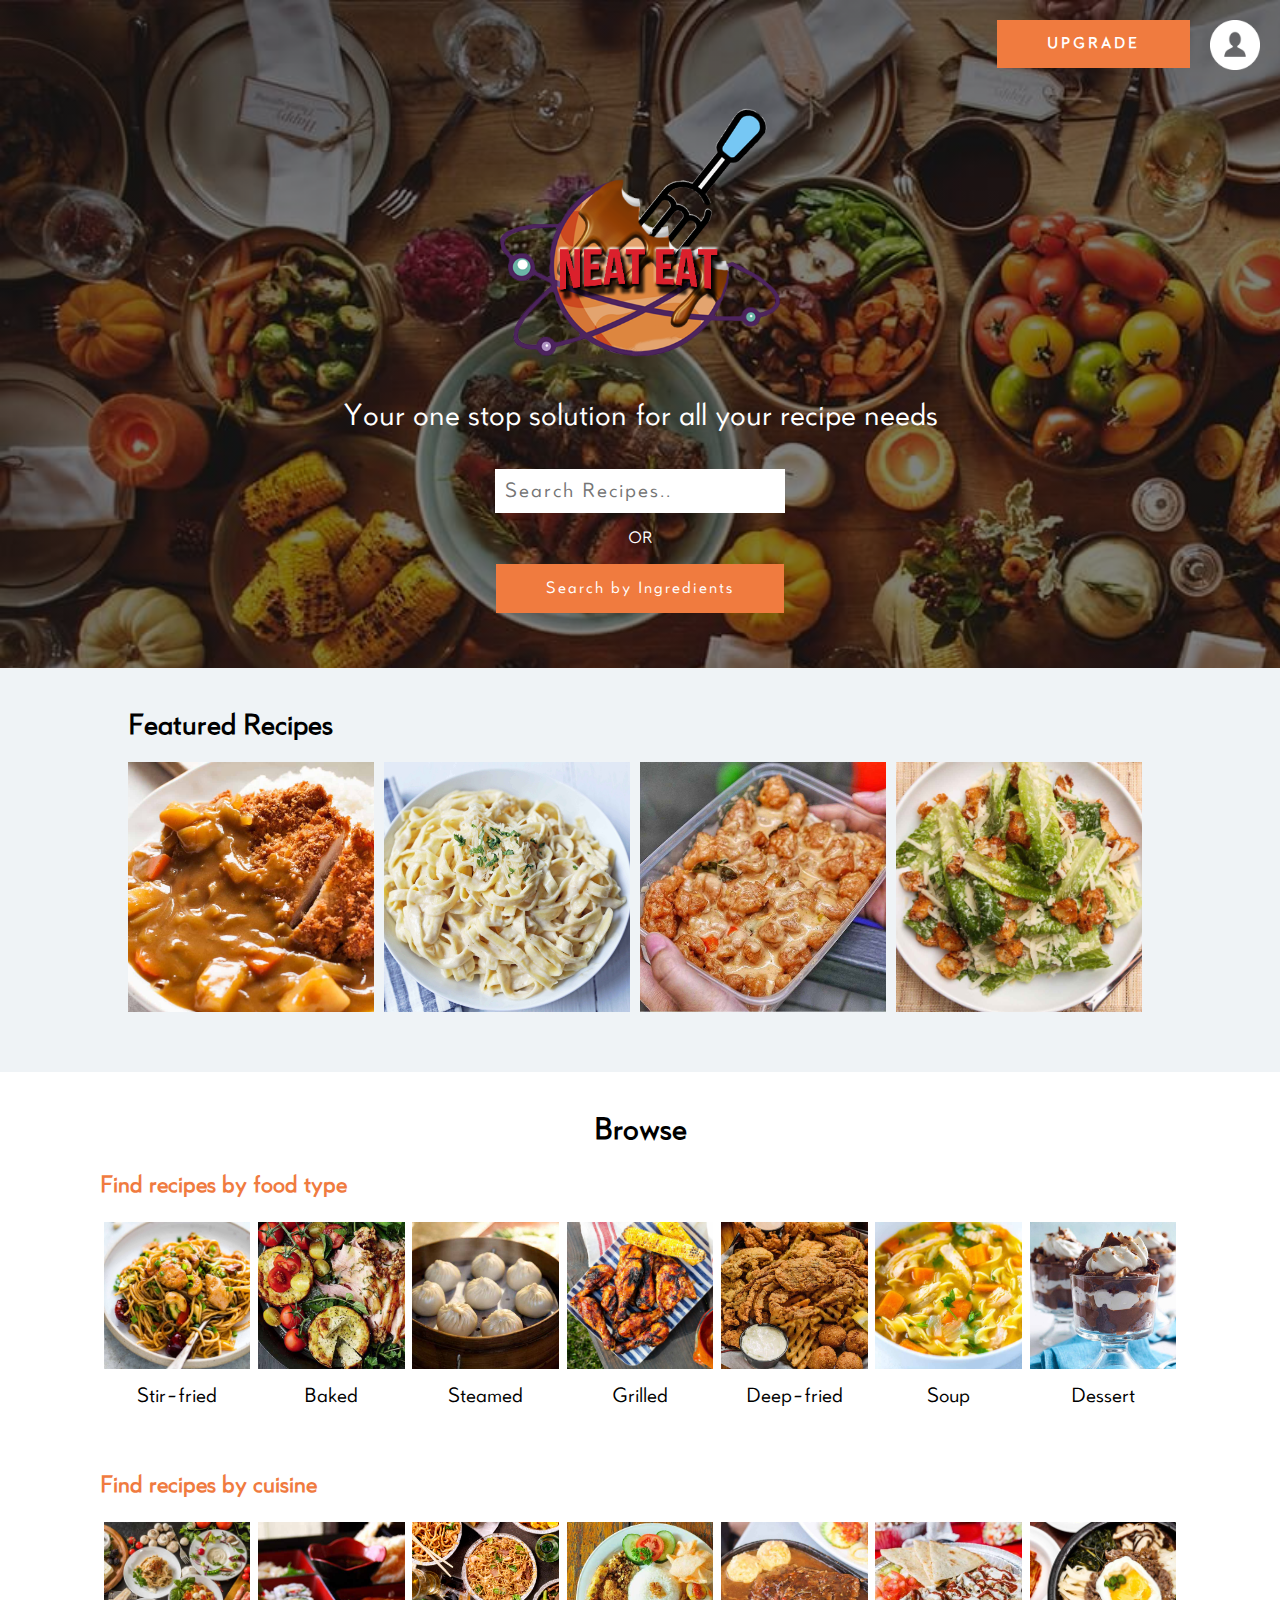
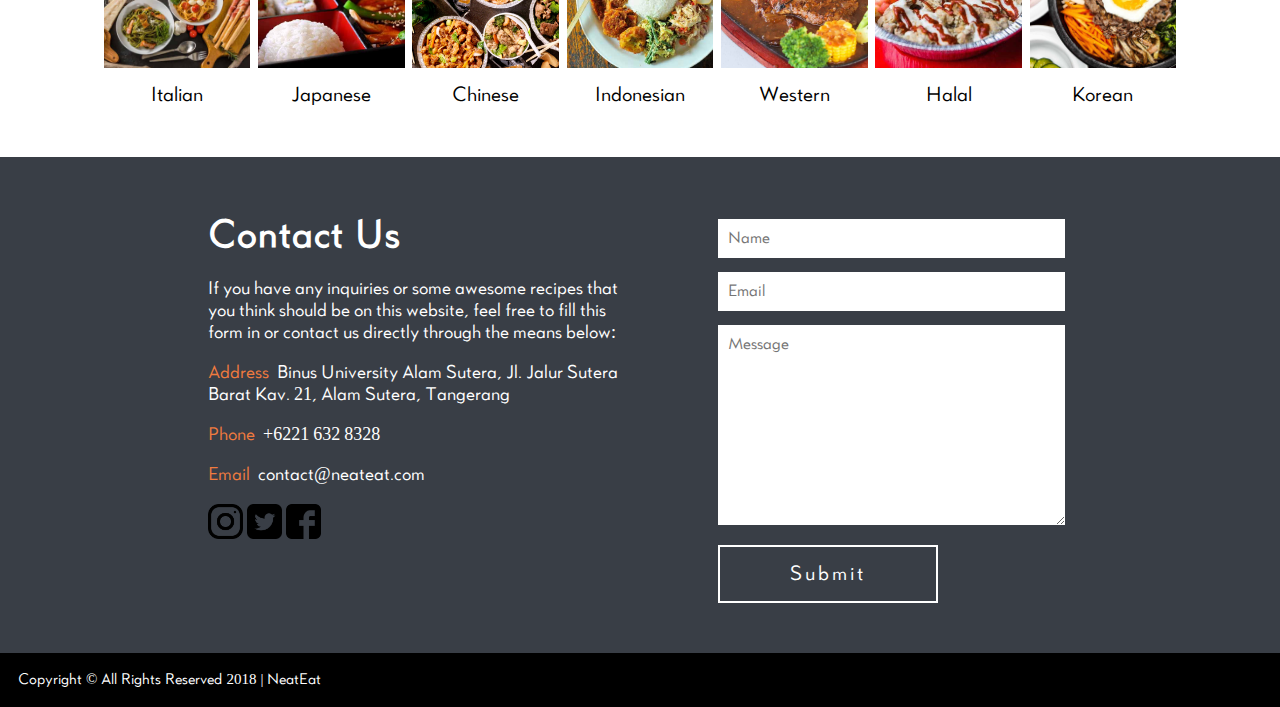
<file: index.html>
<!DOCTYPE html>
<html lang="en">
<head>
    <meta charset="UTF-8">
    <meta name="viewport" content="width=device-width, initial-scale=1.0">
    <meta http-equiv="X-UA-Compatible" content="ie=edge">
    <title>NeatEat | Your one stop solution for all your recipe needs</title>
    <link rel="stylesheet" type="text/css" href="style/style.css">
    <link rel="icon" href="images/logo/neateat-logo-ico.ico" type="image/x-icon">
</head>
<body>
    <div id="index">
        <div class="header-container">
            <div class="header-content">
                <div class="header-user">
                    <a href="premium-account.html"><button>UPGRADE</button></a>
                    <span>&nbsp;&nbsp;&nbsp;</span>
                    <a href="premium-account.html"><img src="images/user-white.png" alt="User Icon"></a>
                </div>
                <div class="header-text">
                    <a href="index.html"><img src="images/logo/neateat-logo-final.png" alt="NeatEat Logo"></a>
                    <h3>Your one stop solution for all your recipe needs</h3>
                    <input type="text" placeholder="Search Recipes..">
                    <p>OR</p>
                    <a href="search-ingredients.html"><button>Search by Ingredients</button></a>
                </div>
            </div>
        </div>
        <div class="featured-recipes-container">
            <div class="featured-recipes-content">
                <h2>Featured Recipes</h2>
                <div class="featured-recipe-flex-container">
                    <div class="featured-recipe-flex">
                        <a href="recipe-details.html">
                            <div class="featured-recipe-1"><p>Japanese Chicken Curry Rice</p></div>
                        </a>
                    </div>
                    <div class="featured-recipe-flex">
                        <a href="recipe-details.html">
                            <div class="featured-recipe-2"><p>Fettuccine Alfredo</p></div>
                        </a>
                    </div>
                    <div class="featured-recipe-flex">
                        <a href="recipe-details.html">
                            <div class="featured-recipe-3"><p>Salted Egg Chicken</p></div>
                        </a>
                    </div>
                    <div class="featured-recipe-flex">
                        <a href="recipe-details.html">
                            <div class="featured-recipe-4"><p>Caesar Salad</p></div>
                        </a>
                    </div>
                </div>
            </div>
        </div>
        <div class="browse-container">
            <h2>Browse</h2>
            <div class="list-container">
                <h3>Find recipes by food type</h3>
                <div class="list-flex-container">
                    <div class="list-flex">
                        <a href="recipes-type.html">
                            <img src="images/types/stirfried-square.jpg" alt="Stir-fried">
                            <p>Stir-fried</p>
                        </a>
                    </div>
                    <div class="list-flex">
                        <a href="recipes-type.html">
                            <img src="images/types/baked-square.jpg" alt="Baked">
                            <p>Baked</p>
                        </a>
                    </div>
                    <div class="list-flex">
                        <a href="recipes-type.html">
                            <img src="images/types/steamed-square.jpg" alt="Steamed">
                            <p>Steamed</p>
                        </a>
                    </div>
                    <div class="list-flex">
                        <a href="recipes-type.html">
                            <img src="images/types/grilled-square.jpg" alt="Grilled">
                            <p>Grilled</p>
                        </a>
                    </div>
                    <div class="list-flex">
                        <a href="recipes-type.html">
                            <img src="images/types/deepfried-square.jpg" alt="Deep-fried">
                            <p>Deep-fried</p>
                        </a>
                    </div>
                    <div class="list-flex">
                        <a href="recipes-type.html">
                            <img src="images/types/soup-square.jpg" alt="Soup">
                            <p>Soup</p>
                        </a>
                    </div>
                    <div class="list-flex">
                        <a href="recipes-type.html">
                            <img src="images/types/dessert-square.jpg" alt="Dessert">
                            <p>Dessert</p>
                        </a>
                    </div>
                </div>
            </div>
            <div class="list-container list-container-bottom">
                <h3>Find recipes by cuisine</h3>
                <div class="list-flex-container">
                    <div class="list-flex">
                        <a href="recipes-type.html">
                            <img src="images/cuisine/italian-square.jpg" alt="Italian">
                            <p>Italian</p>
                        </a>
                    </div>
                    <div class="list-flex">
                        <a href="recipes-type.html">
                            <img src="images/cuisine/japanese-square.jpg" alt="Japanese">
                            <p>Japanese</p>
                        </a>                        
                    </div>
                    <div class="list-flex">
                        <a href="recipes-type.html">
                            <img src="images/cuisine/chinese-square.jpg" alt="Chinese">
                            <p>Chinese</p>
                        </a>
                    </div>
                    <div class="list-flex">
                        <a href="recipes-type.html">
                            <img src="images/cuisine/indonesian-square.jpg" alt="Indonesian">
                            <p>Indonesian</p>
                        </a>
                    </div>
                    <div class="list-flex">
                        <a href="recipes-type.html">
                            <img src="images/cuisine/western-square.jpg" alt="Western">
                            <p>Western</p>
                        </a>
                    </div>
                    <div class="list-flex">
                        <a href="recipes-type.html">
                            <img src="images/cuisine/halal-square.jpg" alt="Halal">
                            <p>Halal</p>
                        </a>
                    </div>
                    <div class="list-flex">
                        <a href="recipes-type.html">
                            <img src="images/cuisine/korean-square.jpg" alt="Korean">
                            <p>Korean</p>
                        </a>
                    </div>
                </div>
            </div>
        </div>
        <div class="footer-container">
            <div class="contact-container">
                <div class="contact-details">
                    <h2>Contact Us</h2>
                    <p>If you have any inquiries or some awesome recipes that you think should be on this website, feel free to fill this form in or contact us directly through the means below:</p>
                    <p><span>Address</span>&nbsp;&nbsp;Binus University Alam Sutera, Jl. Jalur Sutera Barat Kav. 21, Alam Sutera, Tangerang</p>
                    <p><span>Phone</span>&nbsp;&nbsp;+6221 632 8328</p>
                    <p><span>Email</span>&nbsp;&nbsp;contact@neateat.com</p>
                    <a href="https://instagram.com/neateat__id" target="_blank"><img src="images/instagram.png"></a>
                    <a href="https://twitter.com/neateat" target="_blank"><img src="images/twitter.png"></a>
                    <a href="https://facebook.com/neateat" target="_blank"><img src="images/facebook.png"></a>
                </div>
                <div class="contact-form">
                    <form>
                        <input type="text" placeholder="Name">
                        <br>
                        <input type="text" placeholder="Email">
                        <br>
                        <textarea placeholder="Message"></textarea>
                        <br>
                        <input type="submit">
                    </form>
                </div>
            </div>
            <div class="copyright">
                <h6>Copyright &copy; All Rights Reserved 2018 | NeatEat</h6>
            </div>
        </div>
    </div>
</body>
</html>
</file>
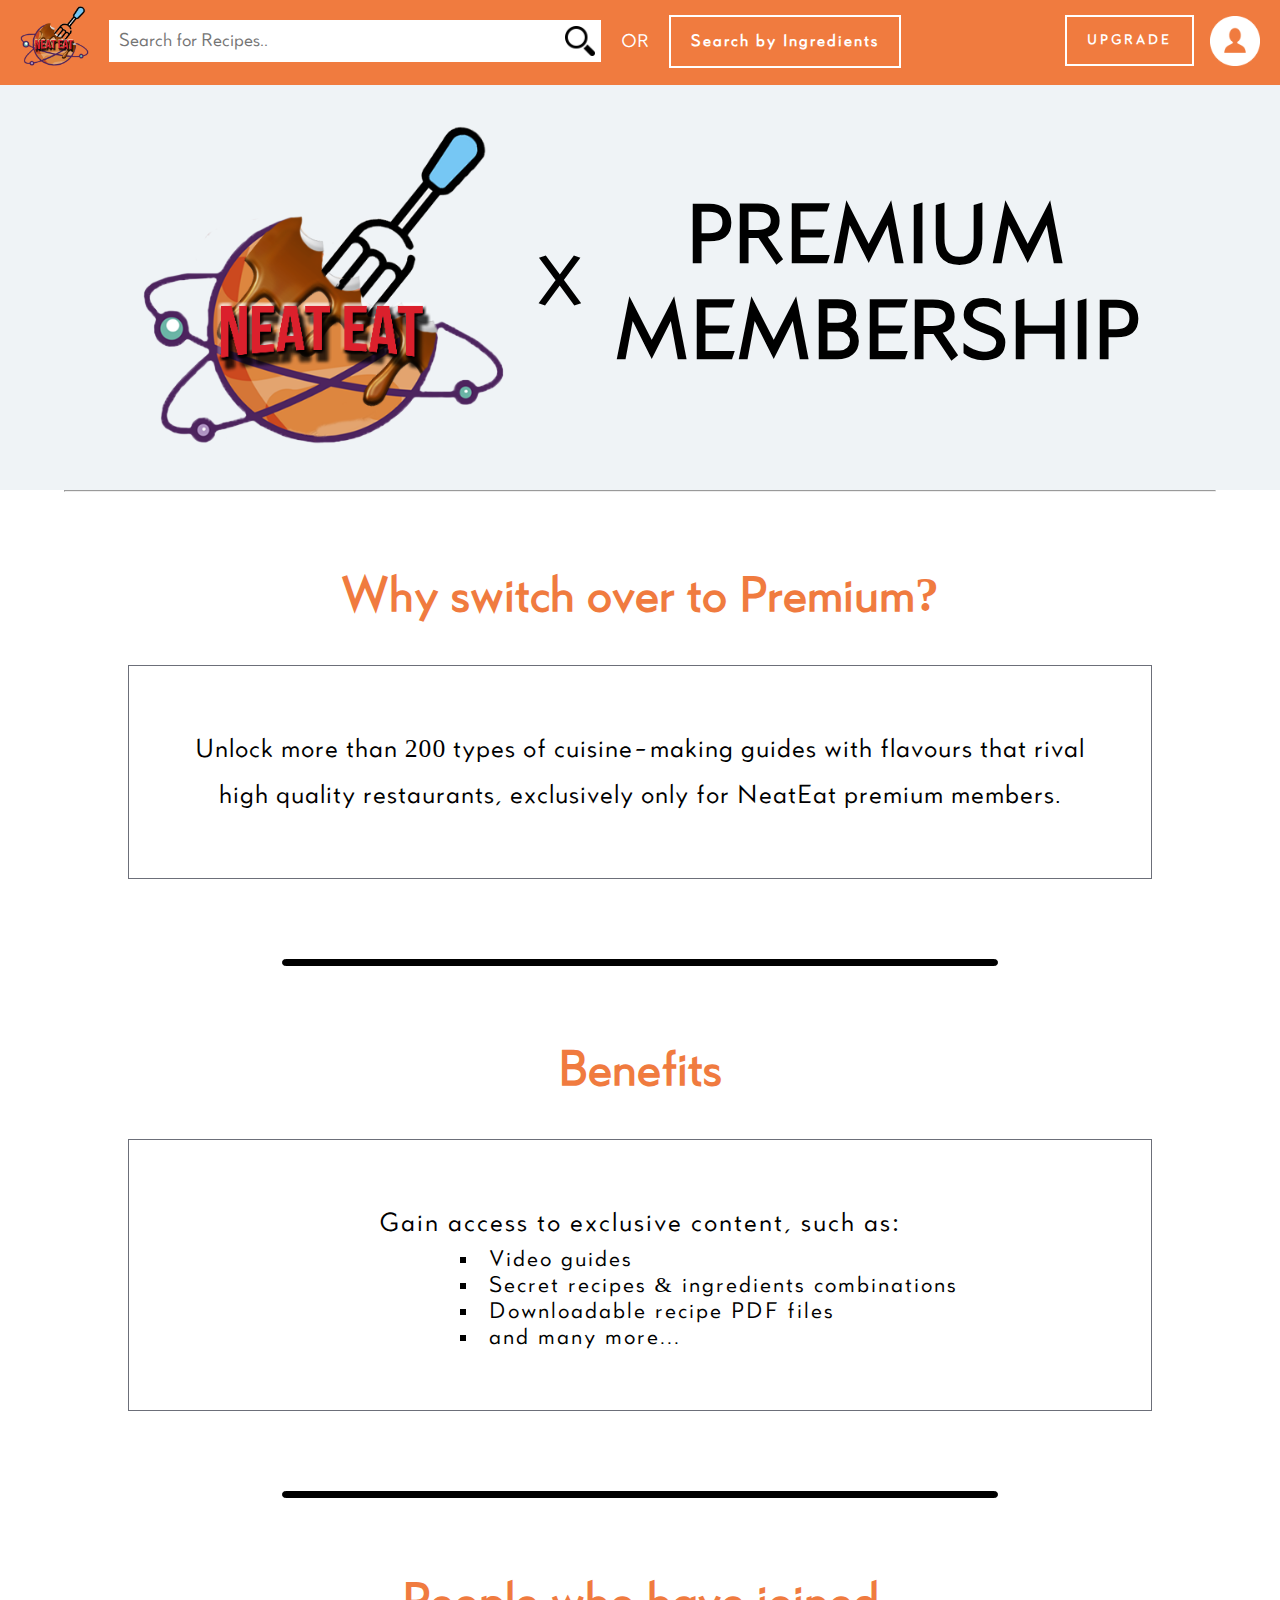
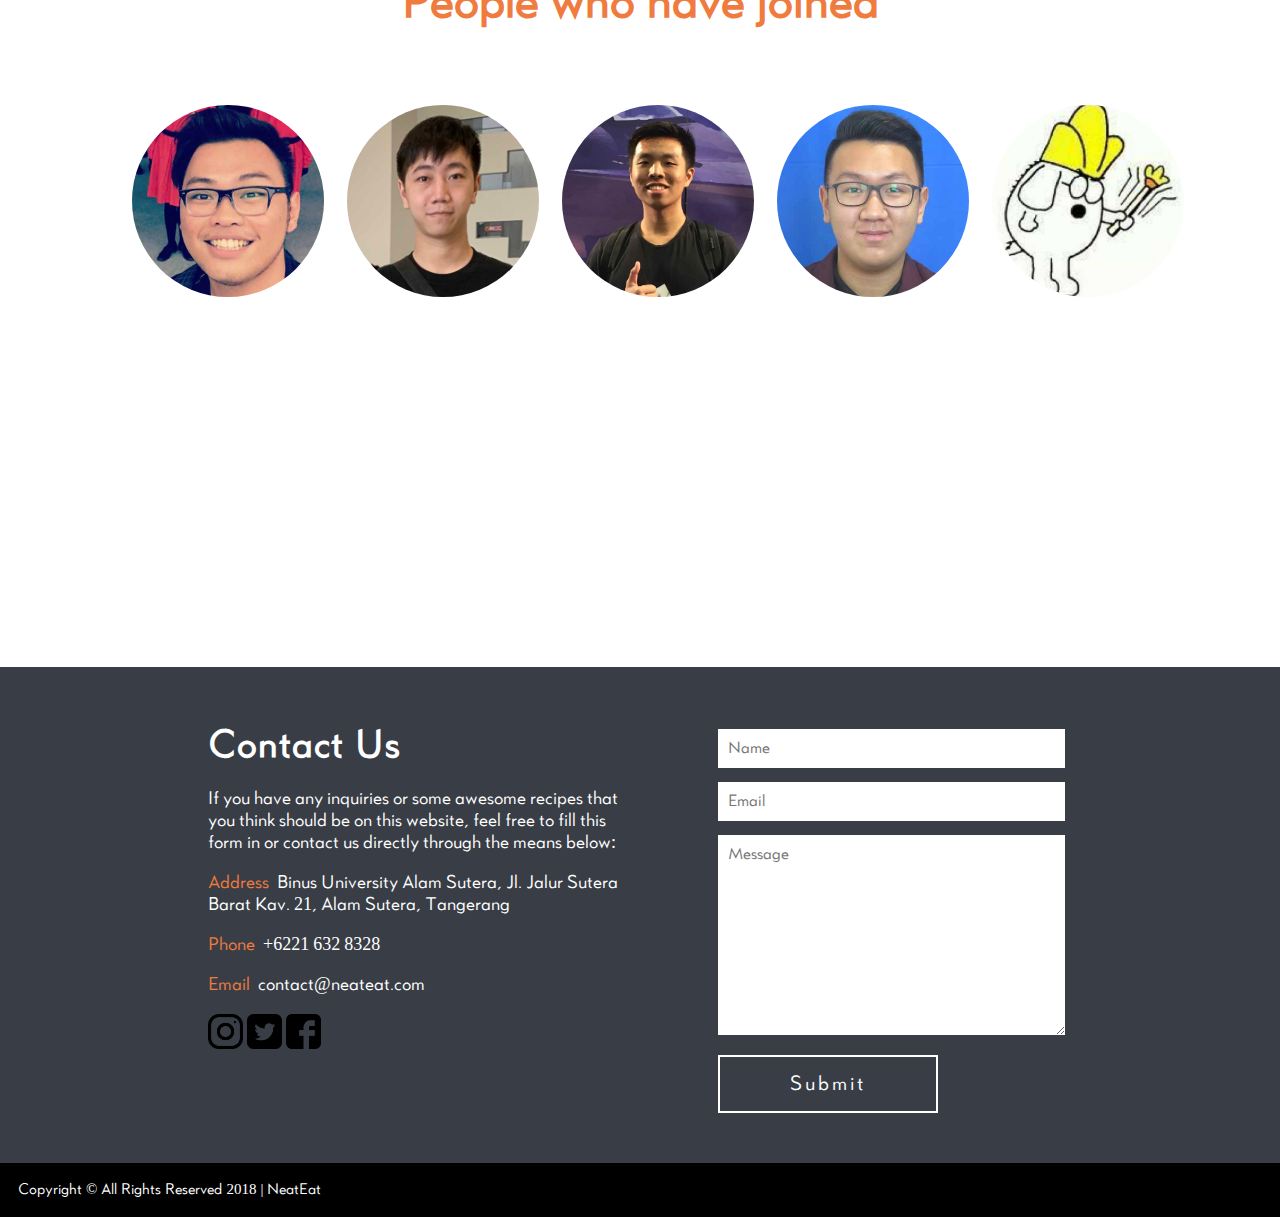
<file: premium-account.html>
<!DOCTYPE html>
<html lang="en">
<head>
    <meta charset="UTF-8">
    <meta name="viewport" content="width=device-width, initial-scale=1.0">
    <meta http-equiv="X-UA-Compatible" content="ie=edge">
    <title>NeatEat | Your one stop solution for all your recipe needs</title>
    <link rel="stylesheet" type="text/css" href="style/style.css">
    <link rel="icon" href="images/logo/neateat-logo-ico.ico" type="image/x-icon">
</head>
<body>
    <div id="premium-account">
        <div class="general-header">
            <div class="header-left">
                <a href="index.html"><img src="images/logo/neateat-logo-final.png" alt="Neat Eat Logo" class="logo"></a>
                <input type="text" placeholder="Search for Recipes..">
                <div class="search-container">
                    <a href="#"><img src="images/magnifier-tool.png"alt="Search Icon"class="search"></a>
                </div>
                <h2>OR</h2> 
                <a href="search-ingredients.html"><button>Search by Ingredients</button></a>
            </div>
            <div class="header-right">
                <a href="premium-account.html"><button>UPGRADE</button></a>
                <span>&nbsp;&nbsp;</span>
                <a href="premium-account.html"><img src="images/user-white.png" alt="User Icon"></a>
            </div>
        </div>
        <div class="premium-account-container">
            <div class="premium-account-content-header-container">
                <div class="premium-account-content-header">
                    <img src="images/logo/neateat-logo-final.png" alt="NeatEat Logo" class="premium-account-logo">
                    <h3>X</h3>
                    <h2>PREMIUM<br>MEMBERSHIP</h2>
                </div>
            </div>
            <hr>
            <div class="premium-account-text">
                <div class="premium-account-content-container">
                    <h3>Why switch over to Premium?</h3>
                    <div class="why-text">
                        <p>Unlock more than 200 types of cuisine-making guides with flavours that rival high quality restaurants, exclusively only for NeatEat premium members.</p>
                    </div>
                    <hr>
                    <h3>Benefits</h3>
                    <div class="benefits-text">    
                        <p>Gain access to exclusive content, such as:</p>
                        <ul>
                            <li>Video guides</li>
                            <li>Secret recipes & ingredients combinations</li>
                            <li>Downloadable recipe PDF files</li>                                    <li>and many more...</li>
                        </ul>
                    </div>
                    <hr>
                    <h3>People who have joined</h3>
                    <div class="testimony-flex-container">
                        <div class="testimony-flex">
                            <img src="images/testimony/rapk-square.jpg" alt="Testimony 1">
                            <p class="name">Ryan Adipradana</p>
                            <p class="quote"><span>"</span>A spectacular site for your milennials with high curiosity.<span>"</span></p>
                        </div>
                        <div class="testimony-flex">
                            <img src="images/testimony/nicho-square.jpg" alt="Testimony 2">
                            <p class="name">Nicholas</p>
                            <p class="quote"><span>"</span>Even Gordon Ramsay is looking for his reference in this site!!<span>"</span></p>
                        </div>
                        <div class="testimony-flex">
                            <img src="images/testimony/bernard-square.jpg" alt="Testimony 3">
                            <p class="name">Bernard Wijaya</p>
                            <p class="quote"><span>"</span>This site helps me manage my food stocks so it don't go to waste.<span>"</span></p>
                        </div>
                        <div class="testimony-flex">
                            <img src="images/testimony/darren-square.jpg" alt="Testimony 4">
                            <p class="name">Amadeus Darren Leander</p>
                            <p class="quote"><span>"</span>I often have unused ingredients in the fridge and NeatEat is my go to site to search for what to cook.<span>"</span></p>
                        </div>
                        <div class="testimony-flex">
                            <img src="images/testimony/dave-square.jpg" alt="Testimony 5">
                            <p class="name">Dave Zachary Rachmat</p>
                            <p class="quote"><span>"</span>Very useful.<span>"</span></p>
                        </div>
                    </div>
                </div>               
            </div>
        </div>
        <div class="footer-container">
            <div class="contact-container">
                <div class="contact-details">
                    <h2>Contact Us</h2>
                    <p>If you have any inquiries or some awesome recipes that you think should be on this website, feel free to fill this form in or contact us directly through the means below:</p>
                    <p><span>Address</span>&nbsp;&nbsp;Binus University Alam Sutera, Jl. Jalur Sutera Barat Kav. 21, Alam Sutera, Tangerang</p>
                    <p><span>Phone</span>&nbsp;&nbsp;+6221 632 8328</p>
                    <p><span>Email</span>&nbsp;&nbsp;contact@neateat.com</p>
                    <a href="https://instagram.com/neateat__id" target="_blank"><img src="images/instagram.png"></a>
                    <a href="https://twitter.com/neateat" target="_blank"><img src="images/twitter.png"></a>
                    <a href="https://facebook.com/neateat" target="_blank"><img src="images/facebook.png"></a>
                </div>
                <div class="contact-form">
                    <form>
                        <input type="text" placeholder="Name">
                        <br>
                        <input type="text" placeholder="Email">
                        <br>
                        <textarea placeholder="Message"></textarea>
                        <br>
                        <input type="submit">
                    </form>
                </div>
            </div>
            <div class="copyright">
                <h6>Copyright &copy; All Rights Reserved 2018 | NeatEat</h6>
            </div>
        </div>
    </div>
    <script src = "js/premium-acc.js"></script>
</body>
</html>
</file>
<file: style/style.css>
/*
colour palette
orange f07b3f
dark orange d65a31
light grey eff3f6
dark grey 393e46
*/

/***** GENERAL *****/
@font-face {
    font-family: 'Kano regular';
    src: url(../fonts/Kano.otf);
}

* {
    font-family: 'Kano regular';
    box-sizing: border-box;
}

body {
    margin: 0;
    width: 100%;
}

input, textarea, button {
    outline: none;
}
/***** *****/

/***** GENERAL HEADER *****/
.general-header {
    background-color: #f07b3f;
    overflow: hidden;
    width: 100%;
}

.general-header .header-left {
    float: left;
}

.general-header .header-left a, .general-header .header-left input, .general-header .header-left h2 {
    float: left;
    margin-left: 20px;
}

.general-header .header-left img {
    text-align: center;
    vertical-align: middle;
}

.general-header .header-left input[type=text] {
    margin: 20px 0;
    margin-left: 20px;
    width: 450px;
    padding: 10px;
    font-size: 18px;
    border: none;
}

.general-header .header-left .logo {
    margin: 6px 0;
    height: 60px;
}

.general-header .header-left .search-container {
    float: left;
    background-color: #ffffff;
    margin: 20px 0px;
    padding: 6px;
}

.general-header .header-left .search-container a {
    margin: 0;
}

.general-header .header-left .search-container .search {
    height: 30px;
}

.general-header .header-left h2 {
    color: #ffffff;
    font-weight: normal;
    line-height: 85px;
    margin: 0;
    margin-left: 20px;
    font-size: 18px;
}

.general-header .header-left button {
    font-size: 16px;
    padding: 15px 20px;
    border: 2px solid #ffffff;
    cursor: pointer;
    letter-spacing: 2px;
    transition: 0.4s;
    background-color: #f07b3f;
    color: #ffffff;
    font-weight: bold;
    margin: 15px 0;
}

.general-header .header-left button:hover {
    background-color: #ffffff;
    color: #d65a31;
}

.general-header .header-right {
    float: right;
}

.general-header .header-right button {
    font-size: 16   px;
    padding: 15px 20px;
    border: 2px solid #ffffff;
    cursor: pointer;
    letter-spacing: 3px;
    transition: 0.4s;
    background-color: #f07b3f;
    color: #ffffff;
    font-weight: bold;
    margin: 15px 0;
}

.general-header .header-right button:hover {
    background-color: #ffffff;
    color: #d65a31;
}

.general-header .header-right img {
    vertical-align: middle;
    height: 50px;
    margin-right: 20px;
}
/***** *****/

/***** GENERAL FOOTER *****/
.footer-container {
    background-color: #393e46;
    color: #ffffff;
    padding: 55px 0 0 0;
}

.footer-container .contact-container {
    display: flex;
    width: 80%;
    margin: 0 auto;
}

.footer-container .contact-container .contact-details, .contact-form {
    flex: 50%;
}

.footer-container .contact-details {
    margin-left: 80px;
}

.footer-container .contact-details h2 {
    font-size: 38px;
    text-align: left;
    letter-spacing: 1px;
    margin: 0;
    margin-bottom: 20px;
}

.footer-container .contact-details img {
    height: 35px;
}

.footer-container .contact-details p {
    font-size: 18px;
}

.footer-container .contact-details span {
    color: #f07b3f;
}

.footer-container .contact-form {
    padding: 0;
    margin-left: 75px;
}

.footer-container .contact-form input[type=text], .footer-container .contact-form textarea {
    font-size: 16px;
    padding: 10px;
    margin: 7px auto;
    border: none;
    width: 80%;
}

.footer-container .contact-form textarea {
    font-size: 16px;
    padding: 10px;
    min-height: 200px;
    resize: vertical;
}

.footer-container .contact-form input[type=submit] {
    background-color: #393e46;
    padding: 15px 70px;
    border: 2px solid #ffffff;
    display: block;
    cursor: pointer;
    font-size: 20px;
    color: #ffffff;
    transition: 0.4s;
    letter-spacing: 3px;
    margin-top: 8px;
}

.footer-container .contact-form input[type=submit]:hover {
    background-color: #f07b3f;
}

.footer-container .copyright {
    background-color: #000000;
    margin: 50px 0 0 0;
}

.footer-container .copyright h6 {
    margin: 0;
    padding: 18px;
    font-weight: normal;
    font-size: 15px;
}
/***** *****/

/***** INDEX PAGE *****/
#index .header-container {
    background: linear-gradient(rgba(0,0,0,0.5), rgba(0,0,0,0.5)), url(../images/food-header-1.jpg);
    background-repeat: no-repeat;
    background-size: cover;
    background-attachment: fixed;
}

#index .header-content {
    padding-bottom: 55px;
}

#index .header-user {
    padding: 20px;
    display: block;
    text-align: right;
    margin-bottom: 18px;
}

#index .header-user button {
    background-color: #f07b3f;
    color: #ffffff;
    font-weight: bold;
    font-size: 15px;
    padding: 15px 50px;
    border: none;
    cursor: pointer;
    letter-spacing: 3px;
    transition: 0.4s;
}

#index .header-user button:hover {
    background-color: #d65a31;
}

#index .header-user img {
    vertical-align: middle;
    height: 50px;
}

#index .header-text {
    color: #ffffff;
    text-align: center;
}

#index .header-text img {
    height: 250px;
}

#index .header-text h3 {
    font-weight: normal;
    font-size: 30px;
    margin: 35px 0;
}

#index .header-text input[type=text] {
    font-size: 20px;
    padding: 10px;
    width: 290px;
    transition: 0.3s;
    letter-spacing: 2px;
    border: none;
}

#index .header-text input[type=text]:focus {
    width: 450px;
}

#index .header-text button {
    background-color: #f07b3f;
    color: #ffffff;
    font-size: 16px;
    padding: 15px 50px;
    border: none;
    cursor: pointer;
    letter-spacing: 2px;
    transition: 0.4s;
}

#index .header-text button:hover {
    background-color: #d65a31;
}

#index .featured-recipes-container {
    background-color: #eff3f6;
}

#index .featured-recipes-content {
    margin: 0 auto;
    width: 80%;
    padding: 40px 0 60px 0;
}

#index .featured-recipes-content h2 {
    margin: 0;
    margin-bottom: 20px;
    font-size: 28px;
}

#index .featured-recipe-flex-container {
    display: flex;
}

#index .featured-recipe-flex {
    flex: 25%;
    margin: 0 10px 0 0;
}

#index .featured-recipe-flex .featured-recipe-1 {
    background-image: url(../images/featured/japanese-chicken-curry-rice-square.jpg);
    background-repeat: no-repeat;
    background-size: cover;
    height: 250px;
    transition: 0.4s;
}

#index .featured-recipe-flex:hover .featured-recipe-1 {
    background-image: url(../images/featured/japanese-chicken-curry-rice-square-overlay.jpg);
    transition: 0.4s;
}

#index .featured-recipe-flex .featured-recipe-2 {
    background-image: url(../images/featured/fettuccine-alfredo.jpg);
    background-repeat: no-repeat;
    background-size: cover;
    height: 250px;
    transition: 0.4s;
}

#index .featured-recipe-flex:hover .featured-recipe-2 {
    background-image: url(../images/featured/fettuccine-alfredo-overlay.jpg);
    transition: 0.4s;
}

#index .featured-recipe-flex .featured-recipe-3 {
    background-image: url(../images/featured/salted-egg-chicken.jpg);
    background-repeat: no-repeat;
    background-size: cover;
    height: 250px;
    transition: 0.4s;
}

#index .featured-recipe-flex:hover .featured-recipe-3 {
    background-image: url(../images/featured/salted-egg-chicken-overlay.jpg);
    transition: 0.4s;
}

#index .featured-recipe-flex .featured-recipe-4 {
    background-image: url(../images/featured/caesar-salad-square.jpg);
    background-repeat: no-repeat;
    background-size: cover;
    height: 250px;
    transition: 0.4s;
}

#index .featured-recipe-flex:hover .featured-recipe-4 {
    background-image: url(../images/featured/caesar-salad-square-overlay.jpg);
    transition: 0.4s;
}

#index .featured-recipe-flex a {
    text-decoration: none;
    color: #ffffff;
}

#index .featured-recipe-flex p {
    margin: 0;
    text-align: center;
    font-size: 20px;
    opacity: 0;
    padding-top: 40%;
    transition: 0.4s;
}

#index .featured-recipe-flex:hover p {
    opacity: 1;
    transition: 0.4s;
}

#index .browse-container {
    padding: 40px;
}

#index .browse-container h2 {
    text-align: center;
    font-size: 30px;
    margin: 0;
}

#index .list-container {
    width: 90%;
    margin: 0 auto;
}

#index .list-container h3 {
    font-size: 23px;
    color: #f07b3f;
    margin: 25px 0 15x 0;
}

#index .list-flex-container {
    display: flex;
}

#index .list-flex {
    flex: 15%;
    text-align: center;
}

#index .list-flex img {
    width: 95%;
}

#index .list-flex a {
    text-decoration: none;
    color: #000000;
}

#index .list-flex p {
    font-size: 20px;
    margin: 10px 0;
}

#index .list-container-bottom {
    padding-top: 30px;
}
/***** *****/

/***** SEARCH BY INGREDIENTS PAGE *****/
#search-ingredients .search-ingredients-container {
    background-color: #ffffff;
}

#search-ingredients .search-ingredients-content {
    width: 80%;
    margin: 0 auto;
    padding: 70px 0;
}

#search-ingredients .search-ingredients-content h1 {
    margin: 0;
    font-size: 35px;
}

#search-ingredients .ingredients-input-container h1 {
    margin-bottom: 8px;
}

#search-ingredients .ingredients-input-container input[type=text] {
    font-size: 20px;
    padding: 10px;
    width: 600px;
    transition: 0.3s;
    letter-spacing: 2px;
    border: 2px solid #393e46;
    border-right: none;
    background-color: #ffffff;
    color: #d65a31;
}

#search-ingredients .ingredients-input-container input[type=text]::placeholder {
    color: #393e46;
}

#search-ingredients .ingredients-input-container input[type=submit] {
    font-size: 20px;
    padding: 10px 50px;
    margin-left: -4px;
    background-color: #393e46;
    border: none;
    color: #ffffff;
    cursor: pointer;
    border: 2px solid #393e46;
    letter-spacing: 3px;
    transition: 0.3s;
}

#search-ingredients .ingredients-input-container input[type=submit]:hover {
    background-color: #f07b3f;
    border: 2px solid #f07b3f;
}

#search-ingredients .search-ingredients-content hr {
    width: 100%;
    display: block;
    border: 2px solid #000000;
    background-color: #000000;
    margin: 40px 0 30px 0;
}

#search-ingredients .ingredients-list-container h1 {
    margin-bottom: 10px;
}

.ingredients-list-container h3 {
    margin: 30px 0 10px 0;
    color: #f07b3f;
    font-size: 23px;
}

.ingredients-list-container ul {
    list-style-type: none;
    margin: 0;
    padding: 0;
    overflow: hidden;
}

.ingredients-list-container li {
    float: left;
    background-color: #ffffff;
    border: 2px solid #393e46;
    margin: 0 20px 20px 0;
    padding: 10px 20px;
    transition: 0.3s;
    font-size: 18px;
    cursor: pointer;
}

.ingredients-list-container li:hover {
    background-color: #6c6f79;
    color: #ffffff;
}

#search-ingredients .ingredients-list-container button {
    background-color: #f07b3f;
    color: #ffffff;
    font-weight: bold;
    font-size: 15px;
    padding: 15px 50px;
    cursor: pointer;
    letter-spacing: 3px;
    transition: 0.4s;
    border: none;
    margin-top: 10px;
}

#search-ingredients .ingredients-list-container button:hover {
    background-color: #d65a31;
}
/***** *****/

/***** GENERAL 4-a-row IMAGE CONTAINER *****/
.recipes-flex-row {
    display: flex;
    margin-top: 45px;
}

.recipes-flex {
    flex: 25%;
    margin: 0 15px 0 0;
}

.recipes-flex a {
    text-decoration: none;
    color: #ffffff;
}

.recipes-flex p {
    margin: 0;
    text-align: center;
    font-size: 20px;
    opacity: 0;
    padding-top: 40%;
}

.recipes-flex:hover p {
    opacity: 1;
}
/***** *****/

/***** RECIPES BY TYPE PAGE *****/
#recipes-type .recipes-type-container {
    background-color: #ffffff;
    padding: 70px 0;
}

#recipes-type .recipes-type-content {
    width: 80%;
    margin: 0 auto;
}

#recipes-type .recipes-type-content h1 {
    font-size: 35px;
    margin: 0;
}

#recipes-type .recipes-type-content span {
    color: #f07b3f;
}

#recipes-type .recipes-flex .recipe-flex-1 {
    background-image: url(../images/cuisine/italian/fettuccine-alfredo.jpg);
    background-repeat: no-repeat;
    background-size: cover;
    height: 250px;
    transition: 0.4s;
}

#recipes-type .recipes-flex:hover .recipe-flex-1 {
    background-image: url(../images/cuisine/italian/fettuccine-alfredo-overlay.jpg);
    transition: 0.4s;
}

#recipes-type .recipes-flex .recipe-flex-2 {
    background-image: url(../images/cuisine/italian/spaghetti-bolognese-square.jpg);
    background-repeat: no-repeat;
    background-size: cover;
    height: 250px;
    transition: 0.4s;
}

#recipes-type .recipes-flex:hover .recipe-flex-2 {
    background-image: url(../images/cuisine/italian/spaghetti-bolognese-square-overlay.jpg);
    transition: 0.4s;
}

#recipes-type .recipes-flex .recipe-flex-3 {
    background-image: url(../images/cuisine/italian/spinach-ravioli-square.jpg);
    background-repeat: no-repeat;
    background-size: cover;
    height: 250px;
    transition: 0.4s;
}

#recipes-type .recipes-flex:hover .recipe-flex-3 {
    background-image: url(../images/cuisine/italian/spinach-ravioli-square-overlay.jpg);
    transition: 0.4s;
}

#recipes-type .recipes-flex .recipe-flex-4 {
    background-image: url(../images/cuisine/italian/potato-gnocchi-square.jpg);
    background-repeat: no-repeat;
    background-size: cover;
    height: 250px;
    transition: 0.4s;
}

#recipes-type .recipes-flex:hover .recipe-flex-4 {
    background-image: url(../images/cuisine/italian/potato-gnocchi-square-overlay.jpg);
    transition: 0.4s;
}

#recipes-type .recipes-flex .recipe-flex-5 {
    background-image: url(../images/cuisine/italian/beef-lasagna-square.jpg);
    background-repeat: no-repeat;
    background-size: cover;
    height: 250px;
    transition: 0.4s;
}

#recipes-type .recipes-flex:hover .recipe-flex-5 {
    background-image: url(../images/cuisine/italian/beef-lasagna-square-overlay.jpg);
    transition: 0.4s;
}

#recipes-type .recipes-flex .recipe-flex-6 {
    background-image: url(../images/cuisine/italian/bruschetta-with-tomatoes-and-basil.jpg);
    background-repeat: no-repeat;
    background-size: cover;
    height: 250px;
    transition: 0.4s;
}

#recipes-type .recipes-flex:hover .recipe-flex-6 {
    background-image: url(../images/cuisine/italian/bruschetta-with-tomatoes-and-basil-overlay.jpg);
    transition: 0.4s;
}

#recipes-type .recipes-flex .recipe-flex-7 {
    background-image: url(../images/cuisine/italian/spaghetti-aglio-e-olio-square.jpg);
    background-repeat: no-repeat;
    background-size: cover;
    height: 250px;
    transition: 0.4s;
}

#recipes-type .recipes-flex:hover .recipe-flex-7 {
    background-image: url(../images/cuisine/italian/spaghetti-aglio-e-olio-square-overlay.jpg);
    transition: 0.4s;
}

#recipes-type .recipes-flex .recipe-flex-8 {
    background-image: url(../images/cuisine/italian/tiramisu-square.jpg);
    background-repeat: no-repeat;
    background-size: cover;
    height: 250px;
    transition: 0.4s;
}

#recipes-type .recipes-flex:hover .recipe-flex-8 {
    background-image: url(../images/cuisine/italian/tiramisu-square-overlay.jpg);
    transition: 0.4s;
}

#recipes-type .recipes-flex .recipe-flex-9 {
    background-image: url(../images/cuisine/italian/panna-cotta-square.jpg);
    background-repeat: no-repeat;
    background-size: cover;
    height: 250px;
    transition: 0.4s;
}

#recipes-type .recipes-flex:hover .recipe-flex-9 {
    background-image: url(../images/cuisine/italian/panna-cotta-square-overlay.jpg);
    transition: 0.4s;
}

#recipes-type .recipes-flex .recipe-flex-10 {
    background-image: url(../images/cuisine/italian/penne-carbonara-square.jpg);
    background-repeat: no-repeat;
    background-size: cover;
    height: 250px;
    transition: 0.4s;
}

#recipes-type .recipes-flex:hover .recipe-flex-10 {
    background-image: url(../images/cuisine/italian/penne-carbonara-square-overlay.jpg);
    transition: 0.4s;
}

#recipes-type .recipes-flex .recipe-flex-11 {
    background-image: url(../images/cuisine/italian/chicken-and-pea-risotto-square.jpg);
    background-repeat: no-repeat;
    background-size: cover;
    height: 250px;
    transition: 0.4s;
}

#recipes-type .recipes-flex:hover .recipe-flex-11 {
    background-image: url(../images/cuisine/italian/chicken-and-pea-risotto-square-overlay.jpg);
    transition: 0.4s;
}

#recipes-type .recipes-flex .recipe-flex-12 {
    background-image: url(../images/cuisine/italian/cheese-and-asparagus-frittata-square.jpg);
    background-repeat: no-repeat;
    background-size: cover;
    height: 250px;
    transition: 0.4s;
}

#recipes-type .recipes-flex:hover .recipe-flex-12 {
    background-image: url(../images/cuisine/italian/cheese-and-asparagus-frittata-square-overlay.jpg);
    transition: 0.4s;
}
/***** *****/

/***** RESULT BY INGREDIENTS PAGE *****/
#results-ingredients .results-ingredients-container {
    background-color: #ffffff;
}

#results-ingredients .results-ingredients-content {
    width: 80%;
    margin: 0 auto;
    padding: 70px 0;
}

#results-ingredients .ingredients-list-container h3 {
    margin-top: 0;
}

#results-ingredients .ingredients-list-container ul {
    margin-bottom: 30px;
}

#results-ingredients .results-ingredients-content hr {
    width: 100%;
    display: block;
    border: 2px solid #000000;
    background-color: #000000;
    margin: 0 auto;
}

#results-ingredients .recipes-results-container h1 {
    margin: 40px 0 30px 0;
    font-size: 35px;
}

#results-ingredients .recipes-flex .recipe-flex-1 {
    background-image: url(../images/cuisine/italian/spaghetti-bolognese-square.jpg);
    background-repeat: no-repeat;
    background-size: cover;
    height: 250px;
}

#results-ingredients .recipes-flex:hover .recipe-flex-1 {
    background: linear-gradient(rgba(0,0,0,0.4), rgba(0,0,0,0.4)), url(../images/cuisine/italian/spaghetti-bolognese-square.jpg);
    background-repeat: no-repeat;
    background-size: cover;
    height: 250px;
}

#results-ingredients .recipes-flex .recipe-flex-2 {
    background-image: url(../images/cuisine/italian/spaghetti-aglio-e-olio-square.jpg);
    background-repeat: no-repeat;
    background-size: cover;
    height: 250px;
}

#results-ingredients .recipes-flex:hover .recipe-flex-2 {
    background: linear-gradient(rgba(0,0,0,0.4), rgba(0,0,0,0.4)), url(../images/cuisine/italian/spaghetti-aglio-e-olio-square.jpg);
    background-repeat: no-repeat;
    background-size: cover;
    height: 250px;
}
/***** *****/

/***** RECIPE DETAILS PAGE *****/
#recipe-details .recipe-details-container {
    background-color: #ffffff;
}

#recipe-details .recipe-details-header {
    background: linear-gradient(rgba(255,255,255,0.3), rgba(0,0,0,0.5)), url(../images/featured/caesar-salad-square.jpg);
    background-repeat: no-repeat;
    background-size: cover;
    background-attachment: fixed;
    height: 80vh;
}

#recipe-details .recipe-details-header-content {
    margin: 0 auto;
    width: 80%;
    text-align: center;
    padding-top: 30vh;
}

#recipe-details .recipe-details-header-content h1 {
    font-size: 90px;
    margin: 0;
    color: #ffffff;
}

#recipe-details .recipe-details-content {
    width: 80%;
    margin: 0 auto;
    padding: 40px 0;
}

#recipe-details .recipe-details-content h3 {
    margin: 10px 0 30px 0;
    font-size: 35px;
    font-weight: normal;
    text-align: center;
}

#recipe-details .recipe-details-content p {
    margin: 0 0 5px 0;
    color: #f07b3f;
    font-size: 30px;
}

#recipe-details .recipe-details-content p.bottom {
    margin-top: 45px;
}

#recipe-details .recipe-details-content > hr {
    width: 80%;
    height: 4px;
    border: 1px solid #000000;
    border-radius: 10px;
    background-color: #000000;
}

#recipe-details .recipe-details-content ul {
    margin: 0 0 55px 0;
    list-style-type: square;
    font-size: 22px;
    line-height: 30px;
}

#recipe-details .recipe-details-content ol {
    margin: 0;
    font-size: 22px;
    line-height: 30px;
}

#recipe-details .recipe-details-content ol li {
    margin: 0 0 20px 0;
}
/***** *****/

/****** PREMIUM MEMBERSHIP PAGE *****/
#premium-account .premium-account-content-header-container{
    text-align: center;
    padding: 40px 0px;
    background-color: #eff3f6;
}

#premium-account .premium-account-content-header {
    margin: 0;
    overflow: hidden;
    display: inline-block;
}

#premium-account .premium-account-content-header .premium-account-logo {
    height: 20em;
    float: left;
}

#premium-account .premium-account-content-header h3 {
    font-size: 4em;
    padding: 0;
    margin: 120px 30px;
    margin-bottom: 0px;
    float: left;
    display: inline-block;
}

#premium-account .premium-account-content-header h2 {
    font-size: 5em;
    font-weight: bold;
    margin-top: 65px;
    margin-bottom: 0px;
    padding: 0;
    text-align: center;
    display: inline-block;
    float: left;
}

#premium-account .premium-account-container > hr {
    margin:0 auto;
    width: 90%;
}

/***** Content Part *****/
#premium-account .premium-account-content-container {
    width: 80%;
    margin: 0 auto;
    text-align: center;
}

#premium-account .premium-account-content-container h3 {
    font-size: 3em;
    margin: 75px 0 40px 0;
    color: #f07b3f;
}

#premium-account .premium-account-content-container p {
    font-size: 1.6em;
    line-height: 1.8em;
    margin: 0;
}

#premium-account .premium-account-content-container .why-text {
    background-color: #ffffff;
    border: 1px solid #6c6f79;
    padding: 60px;
    margin-bottom: 80px;
    transition: 0.4s;
    letter-spacing: 1px;
}

#premium-account .premium-account-content-container .why-text:hover {
    background-color: #6c6f79;
    color: #ffffff;
}

#premium-account .premium-account-content-container .benefits-text {
    background-color: #ffffff;
    border: 1px solid #6c6f79;
    padding: 60px;
    margin-bottom: 80px;
    transition: 0.4s;
    letter-spacing: 2px;
}

#premium-account .premium-account-content-container .benefits-text:hover {
    background-color: #6c6f79;
    color: #ffffff;
}

#premium-account .premium-account-content-container .benefits-text ul {
    font-size: 22px;
    list-style-position: inside;
    list-style-type: square;
    margin: 0 auto;
    text-align: left;
    padding-left: 30%;
}

#premium-account .premium-account-content-container > hr {
    width: 70%;
    height: 7px;
    border: 1px solid #000000;
    border-radius: 10px;
    background-color: #000000;
}

/*****  *****/

/* **** Testimonies Division Style **** */
#premium-account .testimony-flex-container {
    display: flex;
    margin-bottom: 75px;
}

#premium-account .testimony-flex {
    flex: 20%;
    background-color: #ffffff;
    padding: 30px 0;
    transition: 0.4s;
    margin: 0 15px 0 0;
}

#premium-account .testimony-flex:hover {
    background-color: #6c6f79;
}

#premium-account .testimony-flex img {
    border-radius: 50%;
    height: 200px;
    border: 4px solid #ffffff;
}

#premium-account .testimony-flex p {
    color: #ffffff;
}

#premium-account .testimony-flex .name {
    font-size: 25px;
    line-height: 25px;
    padding: 25px 15px 5px 15px;
    margin: 0;
    font-weight: bold;
}

#premium-account .testimony-flex .quote {
    font-size: 16px;
    margin: 0;
    padding: 5px 15px 0 15px;
}

#premium-account .testimony-flex .quote span {
    font-size: 20px;
}
/*****  *****/
/***** *****/
</file>
